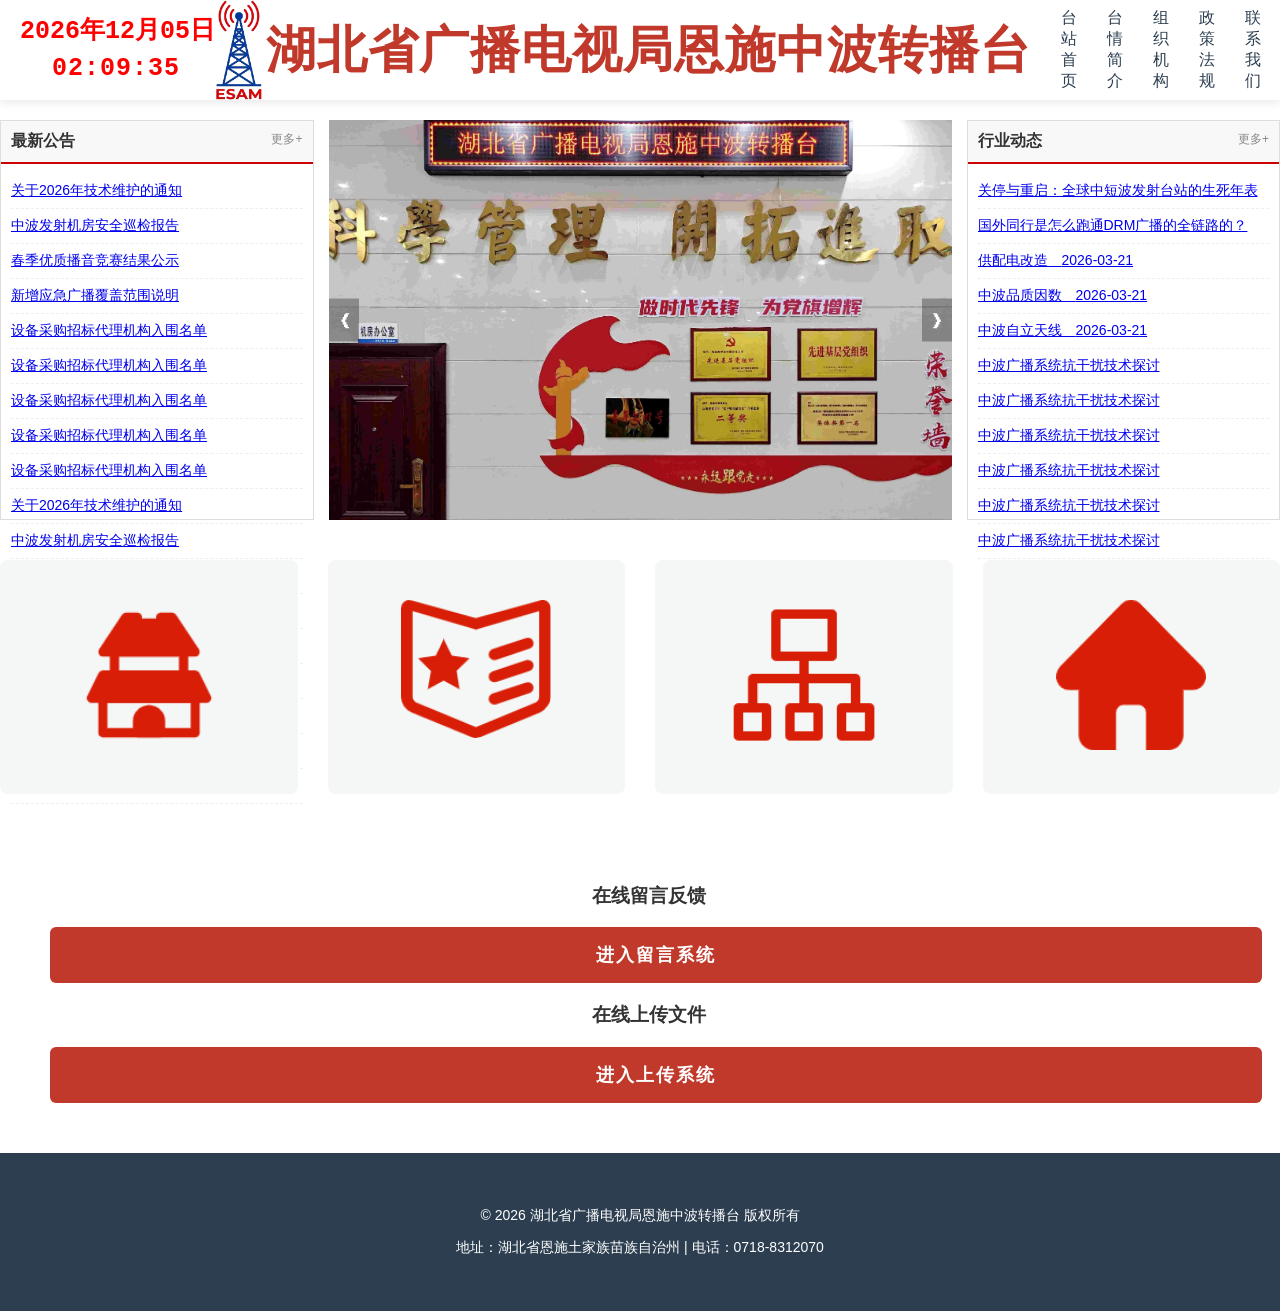
<file: index.html>
<!DOCTYPE html>
<html lang="zh-CN">
<head>
    <meta charset="UTF-8">
    <meta name="viewport" content="width=device-width, initial-scale=1.0">
    <title>恩施中波台 - 官方网站</title>
    <link rel="stylesheet" href="style.css">
</head>
<body>

<header class="header">


    <div class="container header-content">
<div class="header-left">
    <div id="live-time" class="time-display">
        <div id="date-part"></div>
        <div id="time-part"></div>
    </div>
</div>
        <div class="header-left"></div>

        <div class="logo">
            <img src="logo.png" alt="Logo">
            <span>湖北省广播电视局恩施中波转播台</span>
        </div>

        <nav class="nav">
            <ul>
                <li><a href="#">台站首页</a></li>
                <li><a href="zttq.html" target="_blank">台情简介</a></li>
                <li><a href="zzjg.html" target="_blank">组织机构</a></li>
		 <li><a href="zcfg.html" target="_blank">政策法规</a></li>
                <li><a href="#contact-section">联系我们</a></li>
            </ul>
        </nav>
    </div>
</header>
        </div>
    </header>

<div class="main-layout">
    <div class="side-column">
        <div class="column-header">
            <span>最新公告</span>
            <a href="#" class="more-link">更多+</a>
        </div>
        <ul class="news-list scroll-container"">
            <li><a href="#">关于2026年技术维护的通知</a></li>
            <li><a href="#">中波发射机房安全巡检报告</a></li>
            <li><a href="#">春季优质播音竞赛结果公示</a></li>
            <li><a href="#">新增应急广播覆盖范围说明</a></li>
            <li><a href="#">设备采购招标代理机构入围名单</a></li>
	    <li><a href="#">设备采购招标代理机构入围名单</a></li>
	    <li><a href="#">设备采购招标代理机构入围名单</a></li>
	    <li><a href="#">设备采购招标代理机构入围名单</a></li>
	    <li><a href="#">设备采购招标代理机构入围名单</a></li>
            <li><a href="#">关于2026年技术维护的通知</a></li>
            <li><a href="#">中波发射机房安全巡检报告</a></li>
            <li><a href="#">春季优质播音竞赛结果公示</a></li>
            <li><a href="#">新增应急广播覆盖范围说明</a></li>
            <li><a href="#">设备采购招标代理机构入围名单</a></li>
	    <li><a href="#">设备采购招标代理机构入围名单</a></li>
	    <li><a href="#">设备采购招标代理机构入围名单</a></li>
	    <li><a href="#">设备采购招标代理机构入围名单</a></li>
	    <li><a href="#">设备采购招标代理机构入围名单</a></li>



        </ul>
    </div>

    <div class="slider-container">
        <div class="slider">
            <div class="slides">
                <div class="slide active" style="background-image: url('photo/1.jpg');"></div>
                <div class="slide" style="background-image: url('photo/2.jpeg');"></div>
                <div class="slide" style="background-image: url('photo/3.jpg');"></div>
            </div>
            <button class="prev" onclick="moveSlide(-1)">&#10094;</button>
            <button class="next" onclick="moveSlide(1)">&#10095;</button>
        </div>
    </div>

    <div class="side-column">
        <div class="column-header">
            <span>行业动态</span>
            <a href="#" class="more-link">更多+</a>
        </div>
        <ul class="news-list scroll-container"">
            <li><a href="https://mp.weixin.qq.com/s/yYJX0tAT4Yvq4GtZPwD8uA" target="blank">关停与重启：全球中短波发射台站的生死年表</a></li>
            <li><a href="https://mp.weixin.qq.com/s/RCNE3Osx1wmpItSXjQVwiQ" target="blank">国外同行是怎么跑通DRM广播的全链路的？</a></li>
            <li><a href="pdf/供配电改造.pdf" target="blank" target="blank">供配电改造&emsp;<span class="news-date">2026-03-21</span></a></li>
            <li><a href="pdf/中波品质因数.pdf" target="blank" target="blank">中波品质因数&emsp;<span class="news-date">2026-03-21</span></a></li>
            <li><a href="pdf/中波自立天线.pdf" target="blank" target="blank">中波自立天线&emsp;<span class="news-date">2026-03-21</span></a></li>
            <li><a href="#">中波广播系统抗干扰技术探讨</a></li>
            <li><a href="#">中波广播系统抗干扰技术探讨</a></li>
            <li><a href="#">中波广播系统抗干扰技术探讨</a></li>
            <li><a href="#">中波广播系统抗干扰技术探讨</a></li>
<li><a href="#">中波广播系统抗干扰技术探讨</a></li>
<li><a href="#">中波广播系统抗干扰技术探讨</a></li>
        </ul>
    </div>
</div>




    <section class="services container">

        <div class="service-grid">

            <div class="service-item">
<a href="zttq.html">
                <img src="icon/11.png" style="width:150px; height: auto;">
</a>
            </div>
            <div class="service-item">
<a href="zcfg.html">
<img src="icon/22.png" style="width:150px; height: auto;">
</a>
           
            </div>
            <div class="service-item">
<a href="zzjg.html">
<img src="icon/33.png" style="width:150px; height: auto;">
 </a>               
            </div>
            <div class="service-item">
<a href="#">
<img src="icon/44.png" style="width:150px; height: auto;">
 </a>                      
            </div>
        </div>
    </section>


<div class="contact-box" style="text-align: center; padding: 50px;">
    <h3>&emsp;在线留言反馈</h3>
    <a href="https://wj.qq.com/s2/25991487/ba52/" target="_blank" class="submit-btn" style="text-decoration: none; display: inline-block;">
        进入留言系统
    </a>
    <h3>&emsp;在线上传文件</h3>
    <a href="https://wj.qq.com/s2/26009603/9f2c/" target="_blank" class="submit-btn" style="text-decoration: none; display: inline-block;">
        进入上传系统
    </a>
</div>





<footer class="footer" id="contact-section">
    <p>&copy; 2026 湖北省广播电视局恩施中波转播台 版权所有</p>
    <p>地址：湖北省恩施土家族苗族自治州 | 电话：0718-8312070</p>
</footer>


    <script src="script.js"></script>
</body>
</html>
</file>
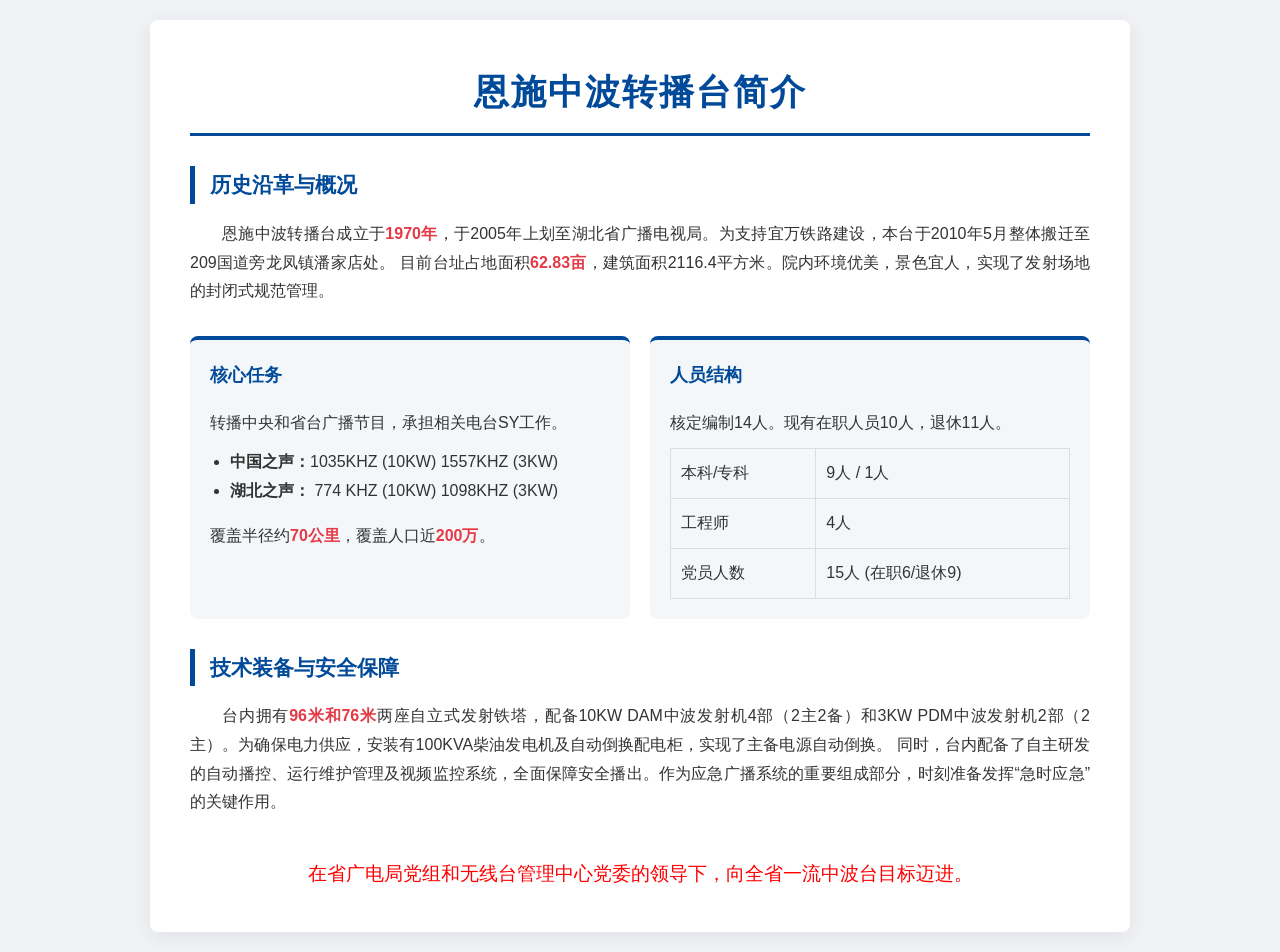
<file: zttq.html>
<!DOCTYPE html>
<html lang="zh-CN">
<head>
    <meta charset="UTF-8">
    <meta name="viewport" content="width=device-width, initial-scale=1.0">
    <title>恩施中波转播台简介</title>
    <style>
        :root {
            --primary-color: #004a99;
            --secondary-color: #f4f7f9;
            --accent-color: #e63946;
            --text-color: #333;
            --border-radius: 8px;
        }

        body {
            font-family: "Microsoft YaHei", sans-serif;
            background-color: #f0f2f5;
            color: var(--text-color);
            line-height: 1.8;
            margin: 0;
            padding: 20px;
        }

        .container {
            max-width: 900px;
            margin: 0 auto;
            background: #fff;
            padding: 40px;
            border-radius: var(--border-radius);
            box-shadow: 0 4px 20px rgba(0,0,0,0.08);
        }

        header {
            text-align: center;
            border-bottom: 3px solid var(--primary-color);
            margin-bottom: 30px;
            padding-bottom: 10px;
        }

        h1 {
            color: var(--primary-color);
            font-size: 2.2em;
            margin: 0;
            letter-spacing: 2px;
        }

        .section {
            margin-bottom: 30px;
        }

        .section-title {
            display: flex;
            align-items: center;
            font-size: 1.3em;
            color: var(--primary-color);
            font-weight: bold;
            margin-bottom: 15px;
            border-left: 5px solid var(--primary-color);
            padding-left: 15px;
        }

        p {
            text-indent: 2em;
            margin-bottom: 15px;
            text-align: justify;
        }

        .info-grid {
            display: grid;
            grid-template-columns: repeat(auto-fit, minmax(250px, 1fr));
            gap: 20px;
            margin-top: 20px;
        }

        .info-card {
            background: var(--secondary-color);
            padding: 20px;
            border-radius: var(--border-radius);
            border-top: 4px solid var(--primary-color);
        }

        .info-card h3 {
            margin-top: 0;
            font-size: 1.1em;
            color: var(--primary-color);
        }

        .highlight {
            color: var(--accent-color);
            font-weight: bold;
        }

        .stats-table {
            width: 100%;
            border-collapse: collapse;
            margin-top: 10px;
        }

        .stats-table td {
            padding: 10px;
            border: 1px solid #ddd;
        }

        .footer {
            text-align: center;
            margin-top: 40px;
            font-style: normal;
            color: #ff0000;
            font-size: 1.2em;
        }

        @media (max-width: 600px) {
            .container { padding: 20px; }
            h1 { font-size: 1.6em; }
        }
    </style>
</head>
<body>

<div class="container">
    <header>
        <h1>恩施中波转播台简介</h1>
    </header>

    <div class="section">
        <div class="section-title">历史沿革与概况</div>
        <p>
            恩施中波转播台成立于<span class="highlight">1970年</span>，于2005年上划至湖北省广播电视局。为支持宜万铁路建设，本台于2010年5月整体搬迁至209国道旁龙凤镇潘家店处。
            目前台址占地面积<span class="highlight">62.83亩</span>，建筑面积2116.4平方米。院内环境优美，景色宜人，实现了发射场地的封闭式规范管理。
        </p>
    </div>

    <div class="info-grid">
        <div class="info-card">
            <h3>核心任务</h3>
            转播中央和省台广播节目，承担相关电台SY工作。
            <ul style="padding-left: 20px; margin-top: 10px;">
                <li><strong>中国之声：</strong>1035KHZ (10KW)  1557KHZ (3KW)</li>
                <li><strong>湖北之声：</strong> 774   KHZ (10KW)  1098KHZ (3KW)</li>
            </ul>
            覆盖半径约<span class="highlight">70公里</span>，覆盖人口近<span class="highlight">200万</span>。
        </div>

        <div class="info-card">
            <h3>人员结构</h3>
            核定编制14人。现有在职人员10人，退休11人。
            <table class="stats-table">
                <tr><td>本科/专科</td><td>9人 / 1人</td></tr>
                <tr><td>工程师</td><td>4人</td></tr>
                <tr><td>党员人数</td><td>15人 (在职6/退休9)</td></tr>
            </table>
        </div>
    </div>

    <div class="section" style="margin-top: 30px;">
        <div class="section-title">技术装备与安全保障</div>
        <p>
            台内拥有<span class="highlight">96米和76米</span>两座自立式发射铁塔，配备10KW DAM中波发射机4部（2主2备）和3KW PDM中波发射机2部（2主）。为确保电力供应，安装有100KVA柴油发电机及自动倒换配电柜，实现了主备电源自动倒换。
            同时，台内配备了自主研发的自动播控、运行维护管理及视频监控系统，全面保障安全播出。作为应急广播系统的重要组成部分，时刻准备发挥“急时应急”的关键作用。
        </p>
    </div>

    <div class="footer">
        在省广电局党组和无线台管理中心党委的领导下，向全省一流中波台目标迈进。
    </div>
</div>

</body>
</html>
</file>
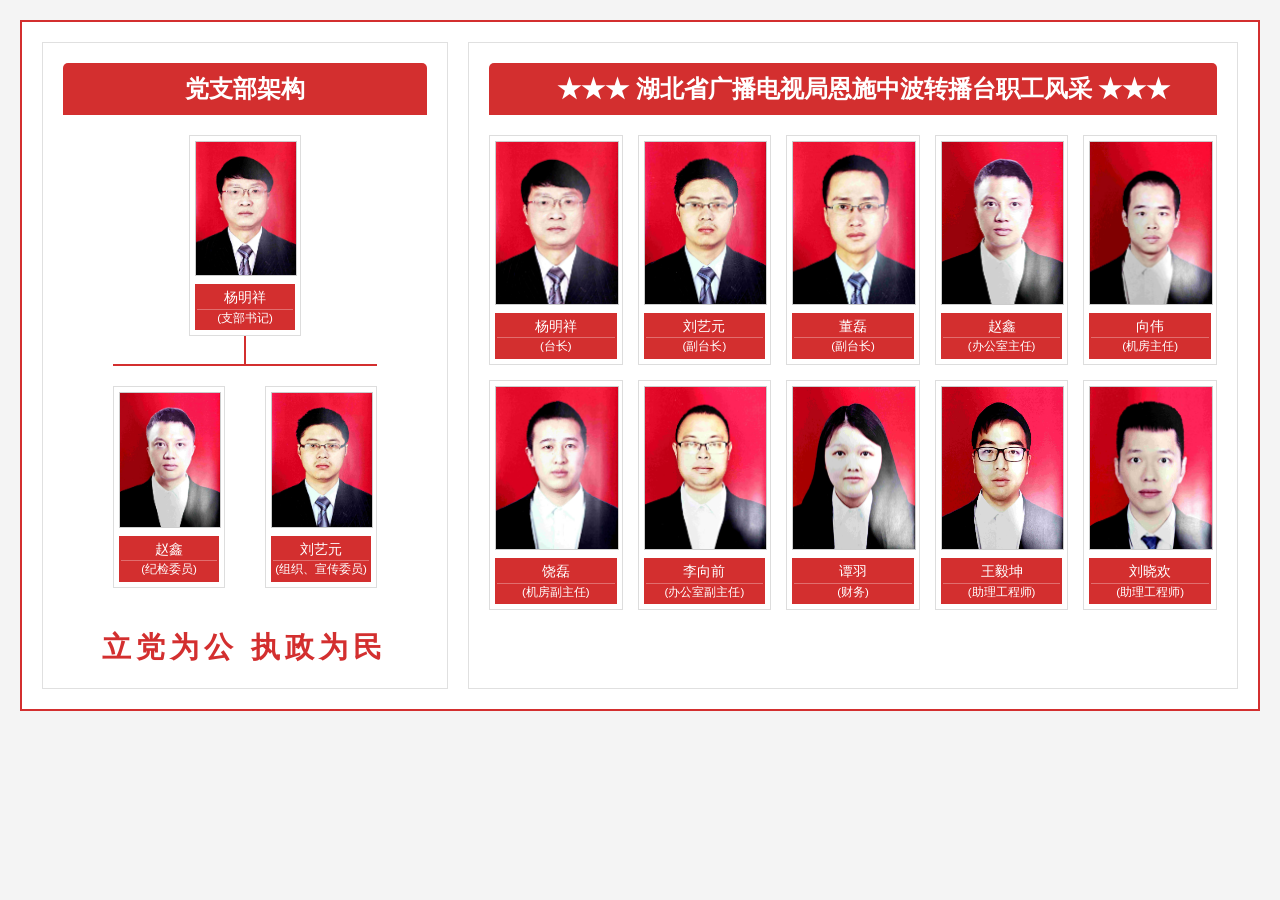
<file: zzjg.html>
<!DOCTYPE html>
<html lang="zh-CN">
<head>
    <meta charset="UTF-8">
    <meta name="viewport" content="width=device-width, initial-scale=1.0">
    <title>恩施中波转播台组织架构</title>
    <style>
        :root {
            --gov-red: #d32f2f;
            --bg-light: #f9f9f9;
            --card-border: #e0e0e0;
        }

        body {
            font-family: "Microsoft YaHei", sans-serif;
            background-color: #f4f4f4;
            margin: 0;
            padding: 20px;
        }

        .main-container {
            max-width: 1200px;
            margin: 0 auto;
            background: white;
            padding: 20px;
            border: 2px solid var(--gov-red);
            display: flex;
            flex-wrap: wrap;
            gap: 20px;
        }

        /* 公用标题样式 */
        .section-header {
            background-color: var(--gov-red);
            color: white;
            padding: 10px 20px;
            font-size: 1.5em;
            font-weight: bold;
            border-radius: 5px 5px 0 0;
            margin-bottom: 20px;
        }

        /* ---------------- 党支部架构 ---------------- */
        .party-section {
            flex: 1;
            min-width: 300px;
            border: 1px solid var(--card-border);
            padding: 20px;
            text-align: center;
        }

        .org-tree {
            display: flex;
            flex-direction: column;
            align-items: center;
        }

        .tree-line {
            width: 2px;
            height: 30px;
            background: var(--gov-red);
        }

        .tree-branch {
            display: flex;
            justify-content: center;
            gap: 40px;
            border-top: 2px solid var(--gov-red);
            padding-top: 20px;
            margin-top: -2px;
        }

        /* ---------------- 职工风采 ---------------- */
        .staff-section {
            flex: 2;
            min-width: 600px;
            border: 1px solid var(--card-border);
            padding: 20px;
        }

        .staff-grid {
            display: grid;
            grid-template-columns: repeat(5, 1fr);
            gap: 15px;
        }

        /* 人员卡片样式 */
        .person-card {
            border: 1px solid #ddd;
            padding: 5px;
            text-align: center;
            background: #fff;
        }

        .photo-box {
            width: 100%;
            aspect-ratio: 3/4;
            background-color: #eee;
            margin-bottom: 8px;
            display: flex;
            align-items: center;
            justify-content: center;
            overflow: hidden;
            border: 1px solid #ccc;
        }

        .photo-box img {
            width: 100%;
            height: 100%;
            object-fit: cover;
        }

        .name-tag {
            background-color: var(--gov-red);
            color: white;
            padding: 5px 2px;
            font-size: 0.9em;
            line-height: 1.2;
        }

        .name-tag .job {
            font-size: 0.8em;
            display: block;
            border-top: 1px solid rgba(255,255,255,0.3);
            margin-top: 2px;
            padding-top: 2px;
        }

        .slogan {
            margin-top: 40px;
            font-size: 1.8em;
            color: var(--gov-red);
            font-weight: bold;
            letter-spacing: 5px;
        }

        @media (max-width: 800px) {
            .staff-grid { grid-template-columns: repeat(3, 1fr); }
            .main-container { flex-direction: column; }
        }
    </style>
</head>
<body>

<div class="main-container">
    
    <div class="party-section">
        <div class="section-header">党支部架构</div>
        <div class="org-tree">
            <div class="person-card" style="width: 100px;">
                <div class="photo-box">
                    <img src="photo/p1.jpg" alt="杨明祥">
                </div>
                <div class="name-tag">杨明祥<span class="job">(支部书记)</span></div>
            </div>
            
            <div class="tree-line"></div>
            
            <div class="tree-branch">
                <div class="person-card" style="width: 100px;">
                    <div class="photo-box">
                        <img src="photo/p4.jpg" alt="赵鑫">
                    </div>
                    <div class="name-tag">赵鑫<span class="job">(纪检委员)</span></div>
                </div>
                <div class="person-card" style="width: 100px;">
                    <div class="photo-box">
                        <img src="photo/p2.jpg" alt="刘艺元">
                    </div>
                    <div class="name-tag">刘艺元<span class="job">(组织、宣传委员)</span></div>
                </div>
            </div>
        </div>
        <div class="slogan">立党为公 执政为民</div>
    </div>

    <div class="staff-section">
        <div class="section-header"> &emsp;&emsp;★★★ 湖北省广播电视局恩施中波转播台职工风采 ★★★</div>
        <div class="staff-grid">
            <div class="person-card">
                <div class="photo-box"><img src="photo/p1.jpg" alt=""></div>
                <div class="name-tag">杨明祥<span class="job">(台长)</span></div>
            </div>
            <div class="person-card">
                <div class="photo-box"><img src="photo/p2.jpg" alt=""></div>
                <div class="name-tag">刘艺元<span class="job">(副台长)</span></div>
            </div>
            <div class="person-card">
                <div class="photo-box"><img src="photo/p3.jpg" alt=""></div>
                <div class="name-tag">董磊<span class="job">(副台长)</span></div>
            </div>
            <div class="person-card">
                <div class="photo-box"><img src="photo/p4.jpg" alt=""></div>
                <div class="name-tag">赵鑫<span class="job">(办公室主任)</span></div>
            </div>
            <div class="person-card">
                <div class="photo-box"><img src="photo/p5.jpg" alt=""></div>
                <div class="name-tag">向伟<span class="job">(机房主任)</span></div>
            </div>

            <div class="person-card">
                <div class="photo-box"><img src="photo/p6.jpg" alt=""></div>
                <div class="name-tag">饶磊<span class="job">(机房副主任)</span></div>
            </div>
            <div class="person-card">
                <div class="photo-box"><img src="photo/p7.jpg" alt=""></div>
                <div class="name-tag">李向前<span class="job">(办公室副主任)</span></div>
            </div>
            <div class="person-card">
                <div class="photo-box"><img src="photo/p8.jpg" alt=""></div>
                <div class="name-tag">谭羽<span class="job">(财务)</span></div>
            </div>
            <div class="person-card">
                <div class="photo-box"><img src="photo/p9.jpg" alt=""></div>
                <div class="name-tag">王毅坤<span class="job">(助理工程师)</span></div>
            </div>
            <div class="person-card">
                <div class="photo-box"><img src="photo/p10.jpg" alt=""></div>
                <div class="name-tag">刘晓欢<span class="job">(助理工程师)</span></div>
            </div>
        </div>
    </div>

</div>

</body>
</html>
</file>
<file: style.css>
:root {
    --primary-color: #c0392b; /* 中波台常用的稳重红 */
    --dark-color: #2c3e50;
    --light-gray: #f4f7f6;
    --white: #ffffff;
}
html {
    scroll-behavior: smooth; /* 开启全局平滑滚动 */
}

body {
    font-family: "Microsoft YaHei", sans-serif;
    margin: 0;
    color: #333;
    background-color: var(--white);

}

.container {
    max-width: 1400px;
    margin: 0 auto;
    padding: 0 20px;
}

/* 导航 */
.header {
    background: var(--white);
    box-shadow: 0 2px 10px rgba(0,0,0,0.1);
    position: sticky;
    top: 0;
    z-index: 1000;
}

/* 头部容器改为三部分布局 */
.header-content {
    display: flex;
    justify-content: space-between; /* 左右两端分布 */
    align-items: center;
    height: 100px; /* 根据 Logo 高度调整 */
}

/* 左侧占位符和右侧导航平分剩余空间，确保 Logo 居中 */
.header-left, .nav {
    flex: 1; 
}

/* 导航链接强制靠右 */
.nav ul {
    display: flex;
    justify-content: flex-end; /* 关键：让列表靠右对齐 */
    list-style: none;
    margin: 0;
    padding: 0;
}

.nav ul li {
    margin-left: 30px;
}

.nav a {
    text-decoration: none;
    color: var(--dark-color);
    font-weight: 500;
    transition: 0.3s;
}

.nav a:hover, .nav a.active { color: var(--primary-color); }/* Logo 容器：改为左右水平排列 */

.logo {
    flex: 1 0 auto; /* 保持 Logo 原始大小 */
    display: flex;
    flex-direction: row; /* 关键：确保图片和文字在同一行 */
    align-items: center; /* 垂直居中对齐 */
    text-align: left;
}

.logo img {
    height: 100px; /* 根据实际视觉效果调整高度 */
    margin-right: 0px; /* 图片与文字之间的间距 */
    margin-bottom: 0; /* 清除之前上下布局时的底边距 */
}

.logo span {
    font-size: 50px; /* 适当调整字号 */
    font-weight: bold;
    color: var(--primary-color);
    white-space: nowrap; /* 确保文字不会因为空间不足而换行 */
    letter-spacing: 1px; /* 增加一点字间距，更有质感 */
}


/* 移动端适配：手机上空间不足，改为垂直排列 */
@media (max-width: 992px) {
    .header-content {
        flex-direction: column;
        height: auto;
        padding: 15px 0;
    }
    .header-left { display: none; }
    .nav { width: 100%; margin-top: 15px; }
    .nav ul { justify-content: center; } /* 手机上导航居中显示 */
}




/* 轮播图 */
.slider {
    position: relative;
    height: 500px;
    overflow: hidden;
    background: #000;
}

.slide {
    position: absolute;
    width: 100%;
    height: 100%;
    background-size: cover;
    background-position: center;
    opacity: 0;
    transition: opacity 1s ease-in-out;
    display: flex;
    align-items: center;
    justify-content: center;
    text-align: center;
}

.slide.active { opacity: 1; }

.slide-content {
    color: white;
    background: rgba(0,0,0,0.5);
    padding: 40px;
    border-radius: 10px;
}

.slide-content h2 { font-size: 3rem; margin-bottom: 10px; }

.prev, .next {
    position: absolute;
    top: 50%;
    transform: translateY(-50%);
    background: rgba(0,0,0,0.3);
    color: white;
    border: none;
    padding: 15px;
    cursor: pointer;
    font-size: 20px;
}

.next { right: 0; }
.prev { left: 0; }

/* 常用选项 */
.services { padding: 20px 0; }

.section-title { text-align: center; margin-bottom: 0px; }

.underline {
    width: 60px;
    height: 4px;
    background: var(--primary-color);
    margin: 10px auto;
}

.service-grid {
    display: grid;
    grid-template-columns: repeat(auto-fit, minmax(250px, 1fr));
    gap: 30px;
}

.service-item {
    background: var(--light-gray);
    padding: 40px 20px;
    text-align: center;
    border-radius: 8px;
    transition: transform 0.3s;
}

.service-item:hover { transform: translateY(-10px); }

.service-item .icon { font-size: 40px; margin-bottom: 15px; }

/* 页脚 */
.footer {
    background: var(--dark-color);
    color: white;
    text-align: center;
    padding: 40px 0;
    font-size: 14px;
}
/* 留言区域基础样式 */
.message-section {
    padding: 60px 20px;
    background-color: #f4f7f6;
}

.message-form {
    max-width: 600px;
    margin: 0 auto;
    background: #ffffff;
    padding: 35px;
    border-radius: 10px;
    box-shadow: 0 5px 20px rgba(0,0,0,0.1);
}

.form-group {
    margin-bottom: 20px;
    text-align: left;
}

.form-group label {
    display: block;
    margin-bottom: 8px;
    font-weight: bold;
    color: #333;
}

.form-group input, 
.form-group textarea {
    width: 100%;
    padding: 12px;
    border: 1px solid #ddd;
    border-radius: 5px;
    font-size: 16px;
    font-family: inherit;
    box-sizing: border-box; /* 极其重要：确保宽度对齐 */
}

.form-group input:focus, 
.form-group textarea:focus {
    border-color: #c0392b; /* 恩施中波台标准红 */
    outline: none;
    background-color: #fff;
}

.submit-btn {
    width: 100%;
    padding: 15px;
    background-color: #c0392b;
    color: #fff;
    border: none;
    border-radius: 5px;
    font-size: 18px;
    font-weight: bold;
    cursor: pointer;
    transition: all 0.3s ease;
}

.submit-btn:hover {
    background-color: #a02e22;
    box-shadow: 0 4px 12px rgba(192, 57, 43, 0.3);
}

.submit-btn:disabled {
    background-color: #ccc;
    cursor: not-allowed;
}


/* 输入框组合 */
.message-form input, 
.message-form textarea {
    width: 100%;
    padding: 15px;
    margin-bottom: 20px;
    border: 1px solid #e0e0e0;
    border-radius: 6px;
    font-size: 16px;
    background-color: #fafafa;
    transition: all 0.3s ease; /* 过渡动画 */
    box-sizing: border-box; /* 防止宽度溢出 */
}

/* 输入框点击（聚焦）时的状态 */
.message-form input:focus, 
.message-form textarea:focus {
    outline: none;
    border-color: var(--primary-color); /* 变成你设置的稳重红 */
    background-color: #fff;
    box-shadow: 0 0 8px rgba(192, 57, 43, 0.2); /* 淡淡的红晕 */
}

/* 文本域高度 */
.message-form textarea {
    resize: vertical; /* 只允许上下拉伸，防止撑破布局 */
    min-height: 120px;
}

/* 提交按钮 */
.submit-btn {
    width: 100%;
    padding: 16px;
    background-color: var(--primary-color);
    color: #ffffff;
    border: none;
    border-radius: 6px;
    font-size: 18px;
    font-weight: 600;
    letter-spacing: 2px; /* 字间距加宽，更显大气 */
    cursor: pointer;
    transition: background 0.3s ease, transform 0.2s ease;
}

/* 按钮悬停效果 */
.submit-btn:hover {
    background-color: #a02e22;
    transform: translateY(-1px); /* 悬停微动 */
}

/* 按钮点击瞬间 */
.submit-btn:active {
    transform: translateY(1px);
}
/* 确保左侧容器垂直居中 */
.header-left {
    flex: 1;
    display: flex;
    align-items: center; /* 核心：确保整个时间块上下居中 */
    justify-content: flex-start;
}

/* 时间显示容器 */
.time-display {
    color: #ff0000;
    font-family: "Consolas", "Monaco", monospace;
    font-weight: bold;
    text-align: left;
    padding-left: 0; /* 彻底贴左 */
    line-height: 1.1; /* 紧凑的行高，让两行靠得更近，视觉更居中 */
}

#date-part {
    font-size: 25px; /* 年月日稍微小一点，显出层次 */
    margin-bottom: 10px; /* 与下方时间的微小间距 */
    white-space: nowrap;
}

#time-part {
    font-size: 25px; /* 时分秒大一些，方便阅读 */
    letter-spacing: 1px;
    white-space: nowrap;
}




/* 核心布局控制 */
.main-container {
    display: flex;
    justify-content: center;
    align-items: stretch; /* 强制左右栏与中间高度一致 */
    gap: 15px;
    max-width: 1400px;
    margin: 20px auto;
    padding: 0 10px;
}

/* 左右侧边栏样式 */
.sidebar {
    flex: 1; /* 占据 1 份空间 */
    min-width: 320px;
    background: #fff;
    border: 1px solid #e0e0e0;
    padding: 20px;
    box-shadow: 0 2px 5px rgba(0,0,0,0.05);
}

/* 三栏布局容器 */
.main-layout {
    display: flex;
    justify-content: center;
    align-items: stretch; /* 确保左右栏与中间高度对齐 */
    gap: 15px;
    max-width: 1350px;
    margin: 20px auto;
    height: 400px; /* 统一设置高度，图片将撑满此高度 */
}

/* 左右栏通用样式 */
.side-column {
    flex: 1; 
    background: #fff;
    border: 1px solid #ddd;
    display: flex;
    flex-direction: column;
}

/* 标题栏 */
.column-header {
    display: flex;
    justify-content: space-between;
    padding: 10px;
    background: #f8f8f8;
    border-bottom: 2px solid #c00; /* 红色装饰线 */
    font-weight: bold;
}

.more-link {
    font-size: 12px;
    color: #888;
    text-decoration: none;
    font-weight: normal;
}

/* 链接列表 */
.news-list {
    list-style: none;
    padding: 10px;
    margin: 0;
}

.news-list li {
    padding: 8px 0;
    border-bottom: 1px dashed #eee;
    font-size: 14px;
    white-space: nowrap;
    overflow: hidden;
    text-overflow: ellipsis; /* 文字过长显示省略号 */
}

/* 中间轮播图核心：全尺寸的关键 */
.slider-container {
    flex: 2; /* 轮播图占据更宽的空间 */
    position: relative;
}

.slider {
    width: 100%;
    height: 100%;
    overflow: hidden;
    position: relative;
}

.slides, .slide {
    width: 100%;
    height: 100%;
}

.slide {
    display: none; /* 默认隐藏 */
    background-size: cover;    /* 核心：全尺寸覆盖，自动裁剪多余部分 */
    background-position: center; /* 核心：图片居中对齐 */
    background-repeat: no-repeat;
}

.slide.active {
    display: block; /* 激活时显示 */
}

/* 左右按钮微调 */
.prev, .next {
    position: absolute;
    top: 50%;
    transform: translateY(-50%);
    background: rgba(0,0,0,0.3);
    color: white;
    border: none;
    padding: 10px;
    cursor: pointer;
}
.next { right: 0; }
</file>
